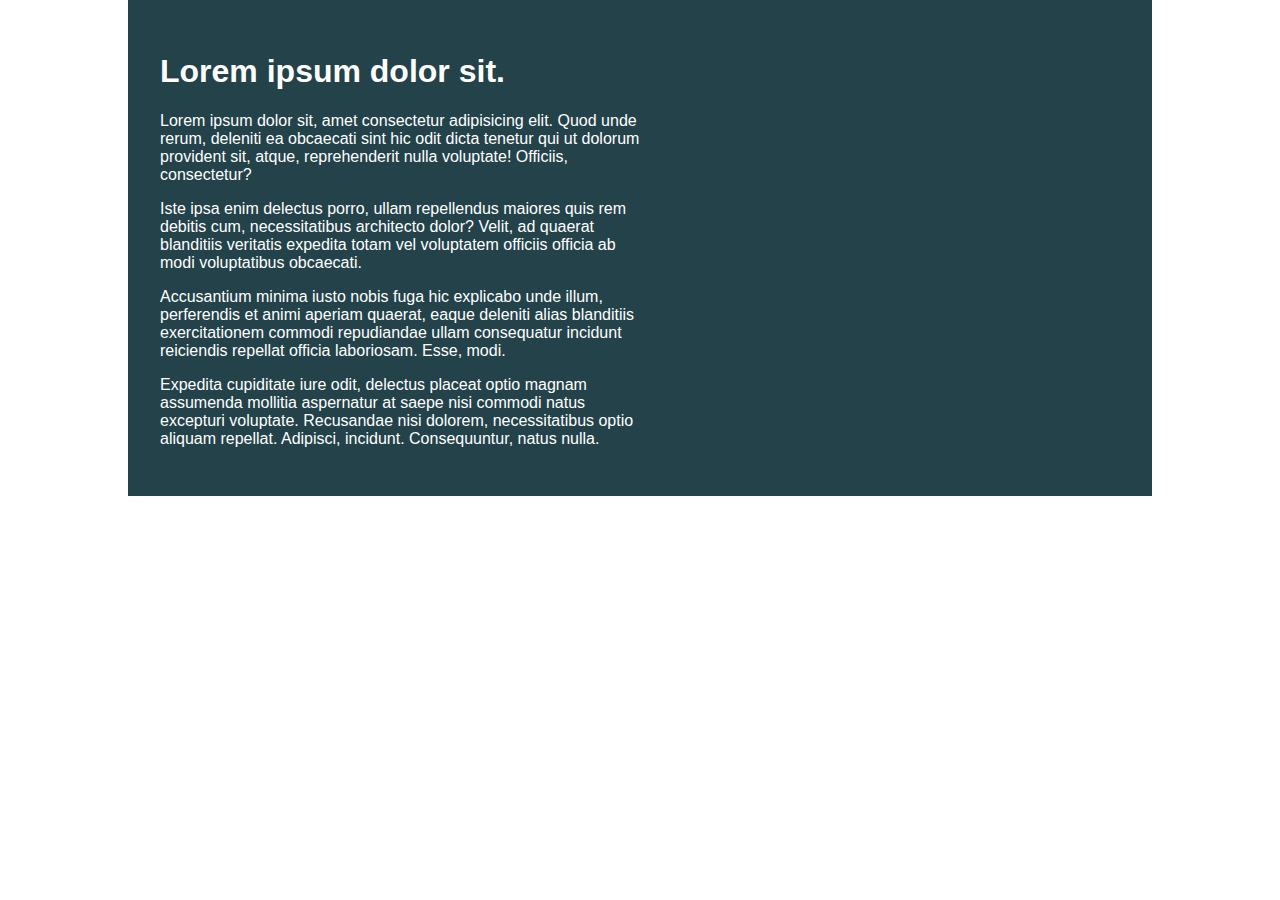
<file: challenge01/index.html>
<!DOCTYPE html>
<html lang="en">

<head>
    <meta charset="UTF-8">
    <meta name="viewport" content="width=device-width, initial-scale=1.0">
    <title>Day 01</title>

    <link rel="stylesheet" href="style.css">
</head>

<body>
    <div class="container">
        <div class="intro-content">
            <h1>Lorem ipsum dolor sit.</h1>
            <p>Lorem ipsum dolor sit, amet consectetur adipisicing elit. Quod unde rerum, deleniti ea obcaecati sint hic
                odit dicta tenetur qui ut dolorum provident sit, atque, reprehenderit nulla voluptate! Officiis,
                consectetur?</p>
            <p>Iste ipsa enim delectus porro, ullam repellendus maiores quis rem debitis cum, necessitatibus architecto
                dolor? Velit, ad quaerat blanditiis veritatis expedita totam vel voluptatem officiis officia ab modi
                voluptatibus obcaecati.</p>
            <p>Accusantium minima iusto nobis fuga hic explicabo unde illum, perferendis et animi aperiam quaerat, eaque
                deleniti alias blanditiis exercitationem commodi repudiandae ullam consequatur incidunt reiciendis
                repellat officia laboriosam. Esse, modi.</p>
            <p>Expedita cupiditate iure odit, delectus placeat optio magnam assumenda mollitia aspernatur at saepe nisi
                commodi natus excepturi voluptate. Recusandae nisi dolorem, necessitatibus optio aliquam repellat.
                Adipisci, incidunt. Consequuntur, natus nulla.</p>
        </div>
    </div>
</body>

</html>
</file>
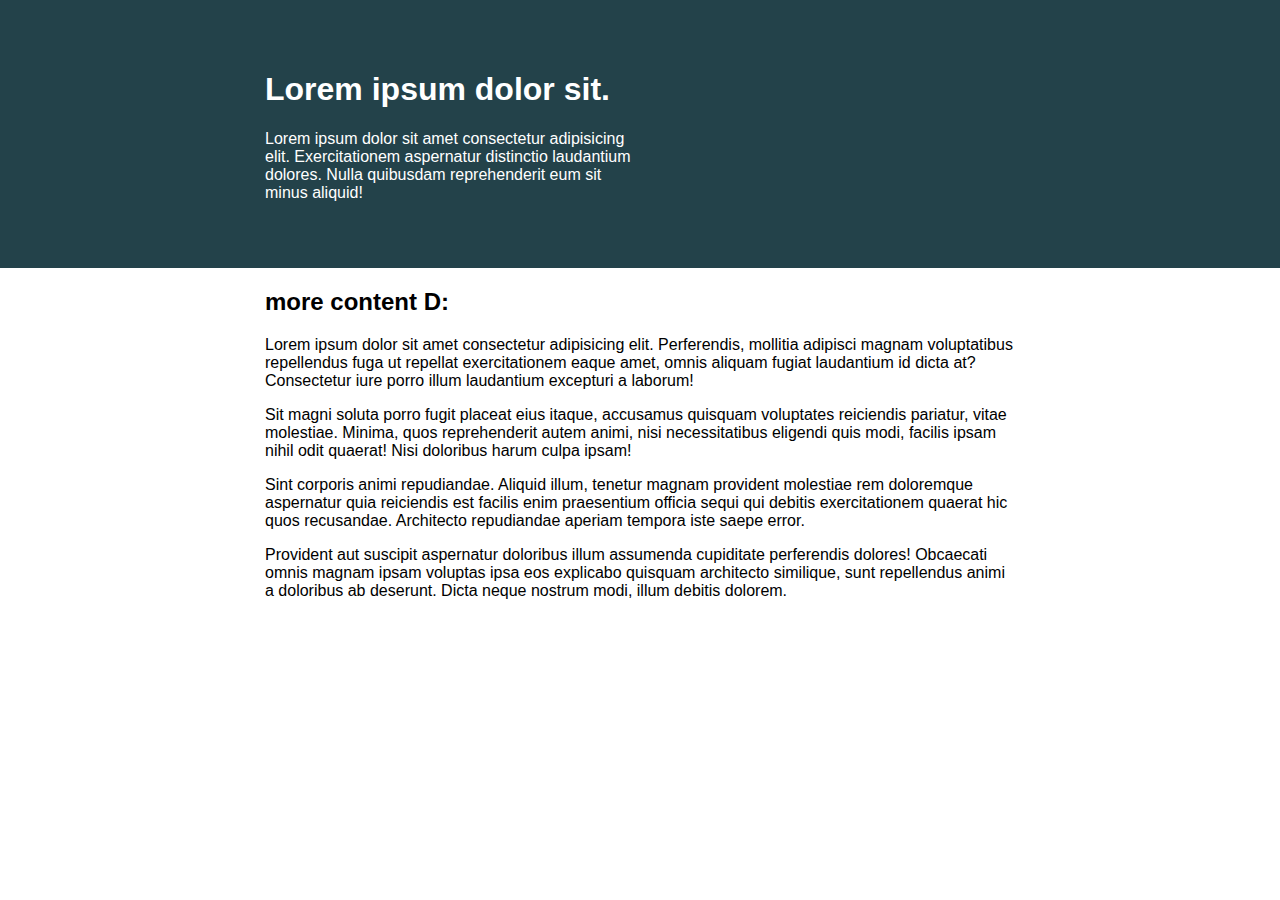
<file: challenge02/index.html>
<!DOCTYPE html>
<html lang="en">
<head> 
    <meta charset="UTF-8">
    <meta name="viewport" content="width=device-width, initial-scale=1.0">
    <title>Day 01</title>
 
    <link rel="stylesheet" href="style.css">
</head>
<body>

    <div class="intro">
        <div class="container">
            <div class="content">
                <div class="intro-content">
                    <h1>Lorem ipsum dolor sit.</h1>
                    <p>Lorem ipsum dolor sit amet consectetur adipisicing elit. Exercitationem aspernatur distinctio laudantium dolores. Nulla quibusdam reprehenderit eum sit minus aliquid!</p>
                </div>
            </div>
        </div>
    </div>

    <div class="container">
        <div class="content">
            <h2>more content D:</h2>
            <p>Lorem ipsum dolor sit amet consectetur adipisicing elit. Perferendis, mollitia adipisci magnam voluptatibus repellendus fuga ut repellat exercitationem eaque amet, omnis aliquam fugiat laudantium id dicta at? Consectetur iure porro illum laudantium excepturi a laborum!</p>
            <p>Sit magni soluta porro fugit placeat eius itaque, accusamus quisquam voluptates reiciendis pariatur, vitae molestiae. Minima, quos reprehenderit autem animi, nisi necessitatibus eligendi quis modi, facilis ipsam nihil odit quaerat! Nisi doloribus harum culpa ipsam!</p>
            <p>Sint corporis animi repudiandae. Aliquid illum, tenetur magnam provident molestiae rem doloremque aspernatur quia reiciendis est facilis enim praesentium officia sequi qui debitis exercitationem quaerat hic quos recusandae. Architecto repudiandae aperiam tempora iste saepe error.</p>
            <p>Provident aut suscipit aspernatur doloribus illum assumenda cupiditate perferendis dolores! Obcaecati omnis magnam ipsam voluptas ipsa eos explicabo quisquam architecto similique, sunt repellendus animi a doloribus ab deserunt. Dicta neque nostrum modi, illum debitis dolorem.</p>
         </div>
    </div>

</body>
</html>
</file>
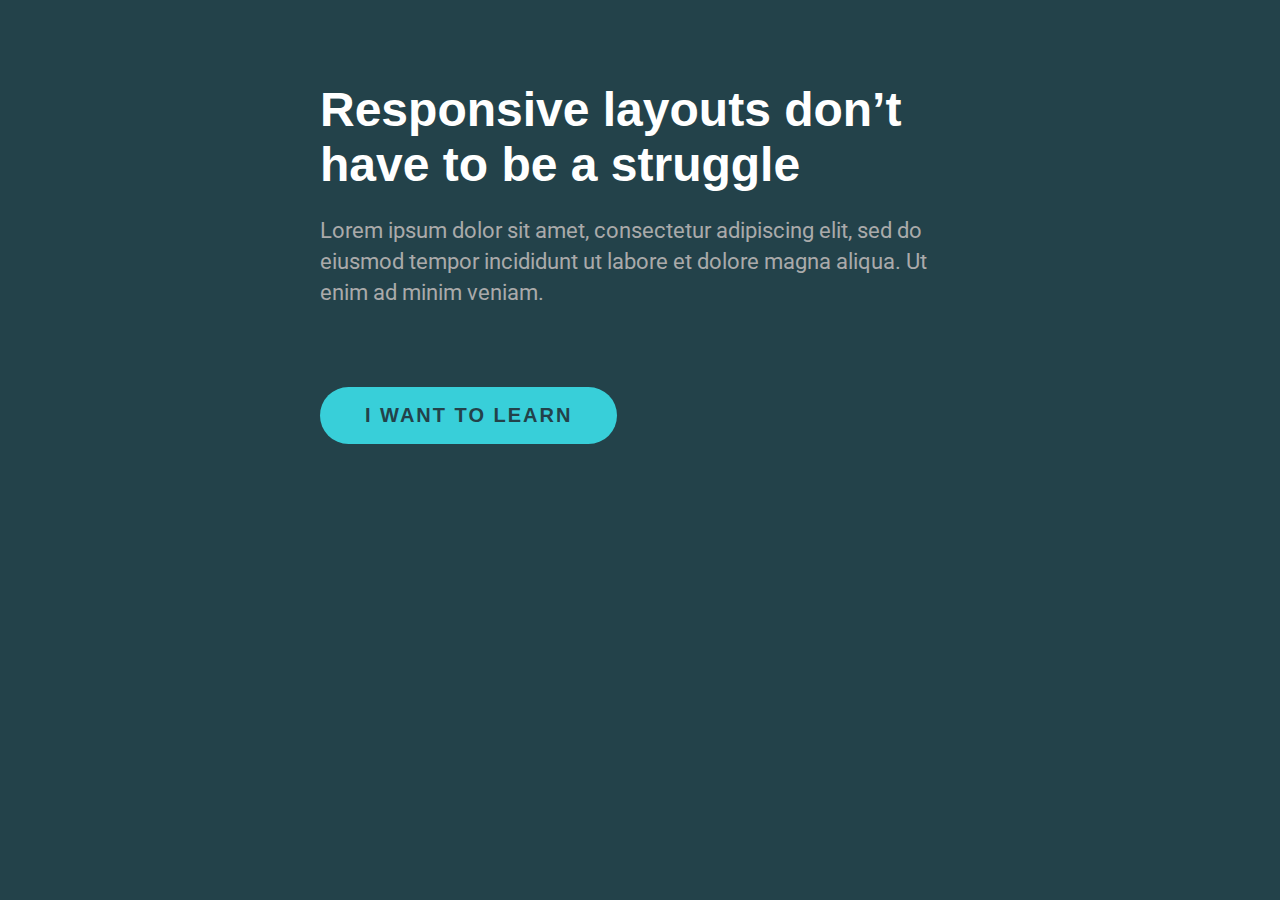
<file: challenge03/index.html>
<!DOCTYPE html>
<html lang="en">
<head> 
    <meta charset="UTF-8">
    <meta name="viewport" content="width=device-width, initial-scale=1.0">
    <title>Day 01</title>
 
    <link href="https://fonts.googleapis.com/css2?family=Roboto:wght@400;700;900&display=swap" rel="stylesheet">
    <link rel="stylesheet" href="style.css">
</head>
<body>
    <div class="container">
        <div class="content">
            <h1>Responsive layouts don’t have to be a struggle</h1>
            <p>Lorem ipsum dolor sit amet, consectetur adipiscing elit, sed do eiusmod tempor incididunt ut labore et dolore magna aliqua. Ut enim ad minim veniam.</p>
            <a href="#" class="btn">I want to learn</a>
        </div>
    </div>
</body>
</html>
</file>
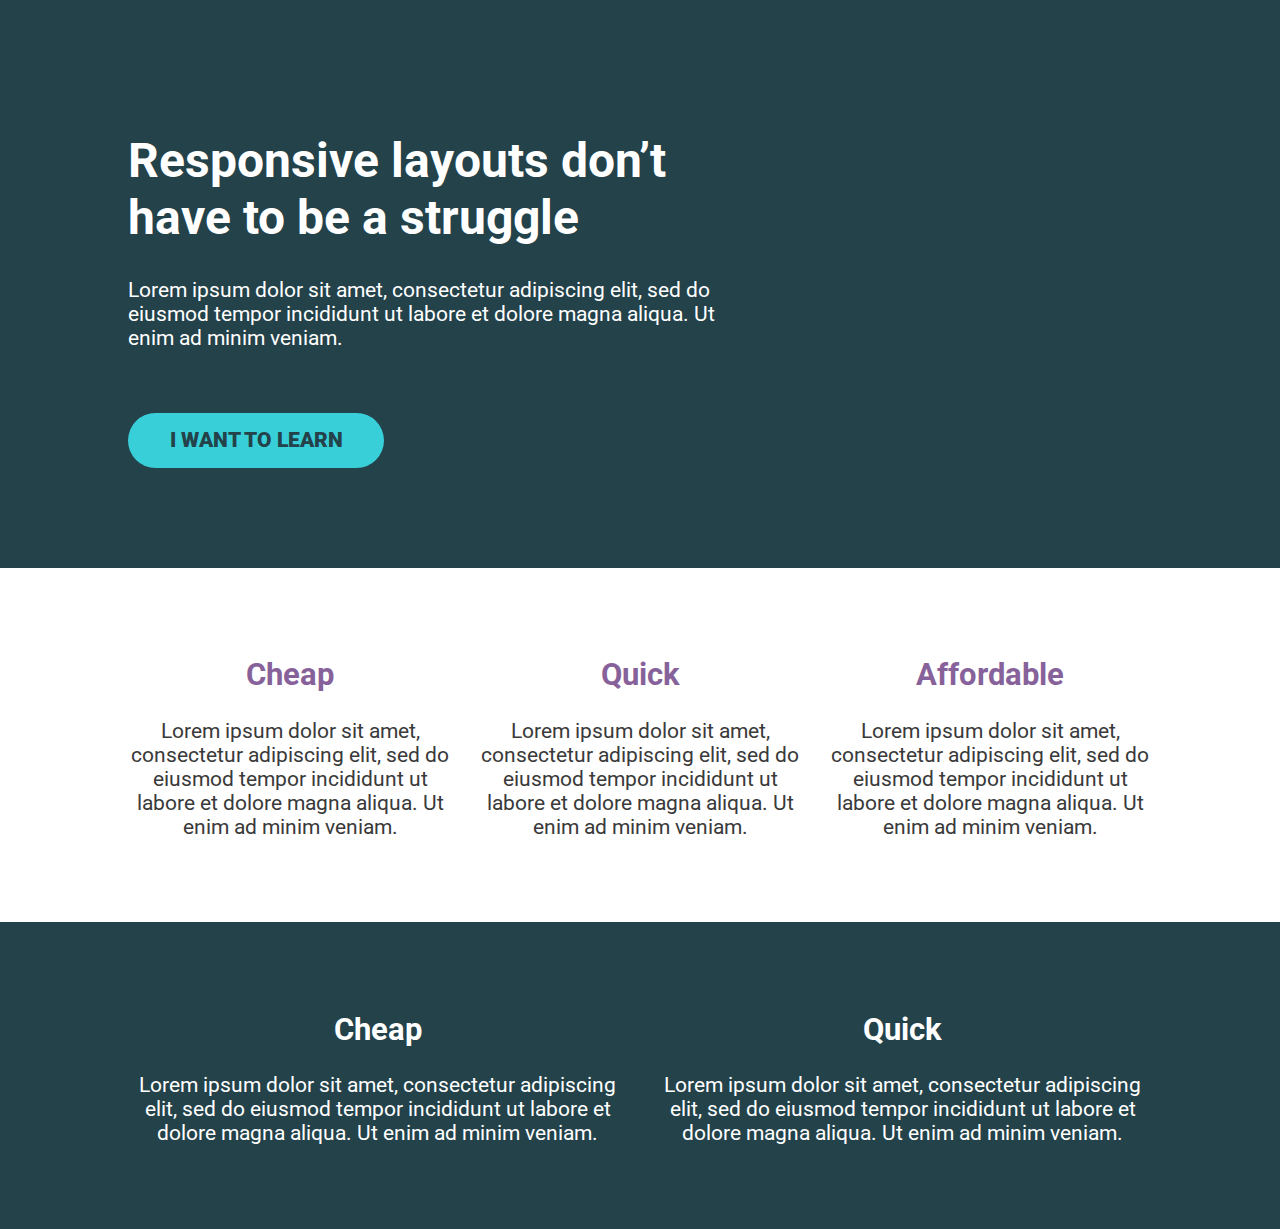
<file: challenge04/index.html>
<!DOCTYPE html>
<html lang="en">
<head>
    <meta charset="UTF-8">
    <meta name="viewport" content="width=device-width, initial-scale=1.0">
    <title>Challenge time!</title>
    <link href="https://fonts.googleapis.com/css2?family=Roboto:wght@400;900&display=swap" rel="stylesheet"> 
    <link rel="stylesheet" href="style.css">
</head>
<body>
    <div class="hero">
        <div class="container">
            <div class="hero__text">
                <h1>Responsive layouts don’t have to be a struggle</h1>
                <p>Lorem ipsum dolor sit amet, consectetur adipiscing elit, sed do eiusmod tempor incididunt ut labore et dolore magna aliqua. Ut enim ad minim veniam.</p>
                <a href="#" class="btn">I want to learn</a>
            </div>
        </div>
    </div>

    <div class="article">
        <div class="container">
            <div class="row">
                <div class="col">
                    <h2 class="article__headline">Cheap</h2>
                    <p>Lorem ipsum dolor sit amet, consectetur adipiscing elit, sed do eiusmod tempor incididunt ut labore et dolore magna aliqua. Ut enim ad minim veniam.</p>
                </div>
                <div class="col">
                    <h2 class="article__headline">Quick</h2>
                    <p>Lorem ipsum dolor sit amet, consectetur adipiscing elit, sed do eiusmod tempor incididunt ut labore et dolore magna aliqua. Ut enim ad minim veniam.</p>
                </div>
                <div class="col">
                    <h2 class="article__headline">Affordable</h2>
                    <p>Lorem ipsum dolor sit amet, consectetur adipiscing elit, sed do eiusmod tempor incididunt ut labore et dolore magna aliqua. Ut enim ad minim veniam.</p>
                </div>
            </div>
        </div>
    </div>

    <div class="article article--colorized">
        <div class="container">
            <div class="row">
                <div class="col">
                    <h2 class="article__headline">Cheap</h2>
                    <p>Lorem ipsum dolor sit amet, consectetur adipiscing elit, sed do eiusmod tempor incididunt ut labore et dolore magna aliqua. Ut enim ad minim veniam.</p>
                </div>
                <div class="col">
                    <h2 class="article__headline">Quick</h2>
                    <p>Lorem ipsum dolor sit amet, consectetur adipiscing elit, sed do eiusmod tempor incididunt ut labore et dolore magna aliqua. Ut enim ad minim veniam.</p>
                </div>
            </div>
        </div>
    </div>

</body>
</html>
</file>
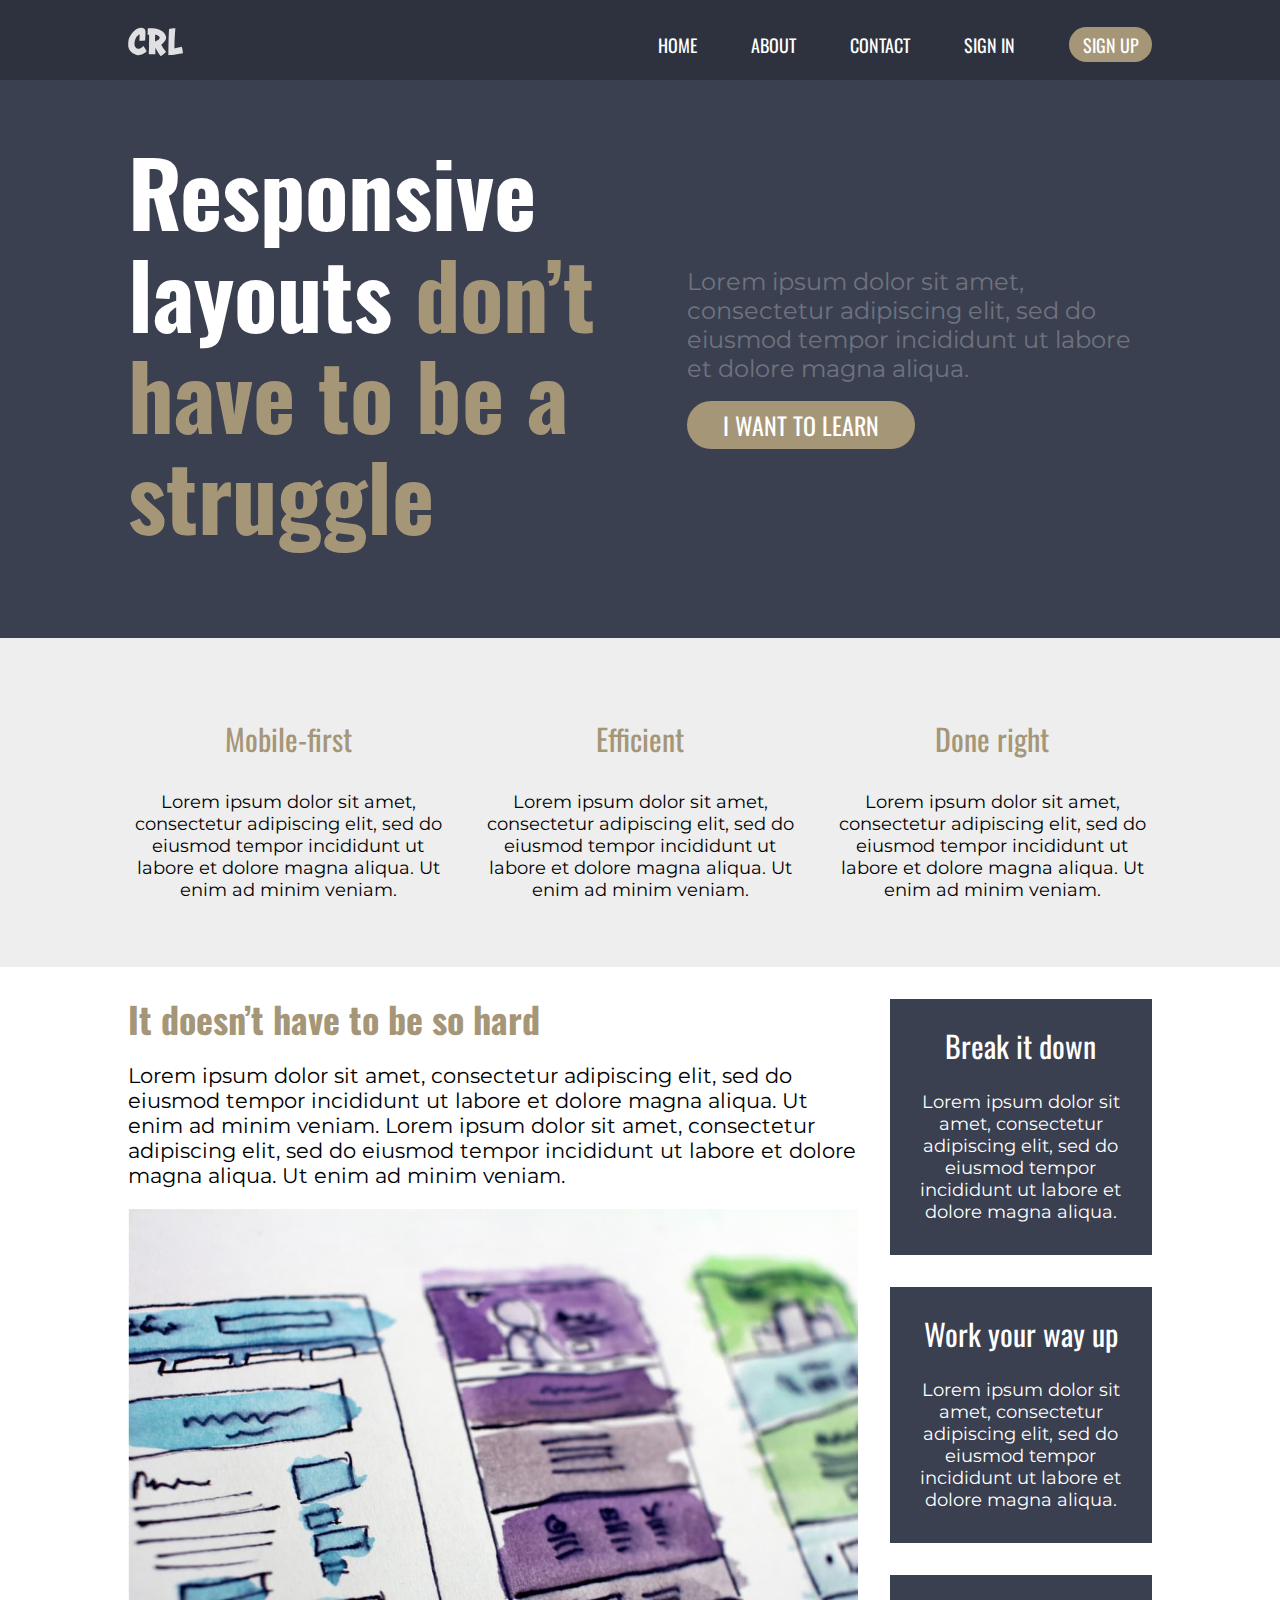
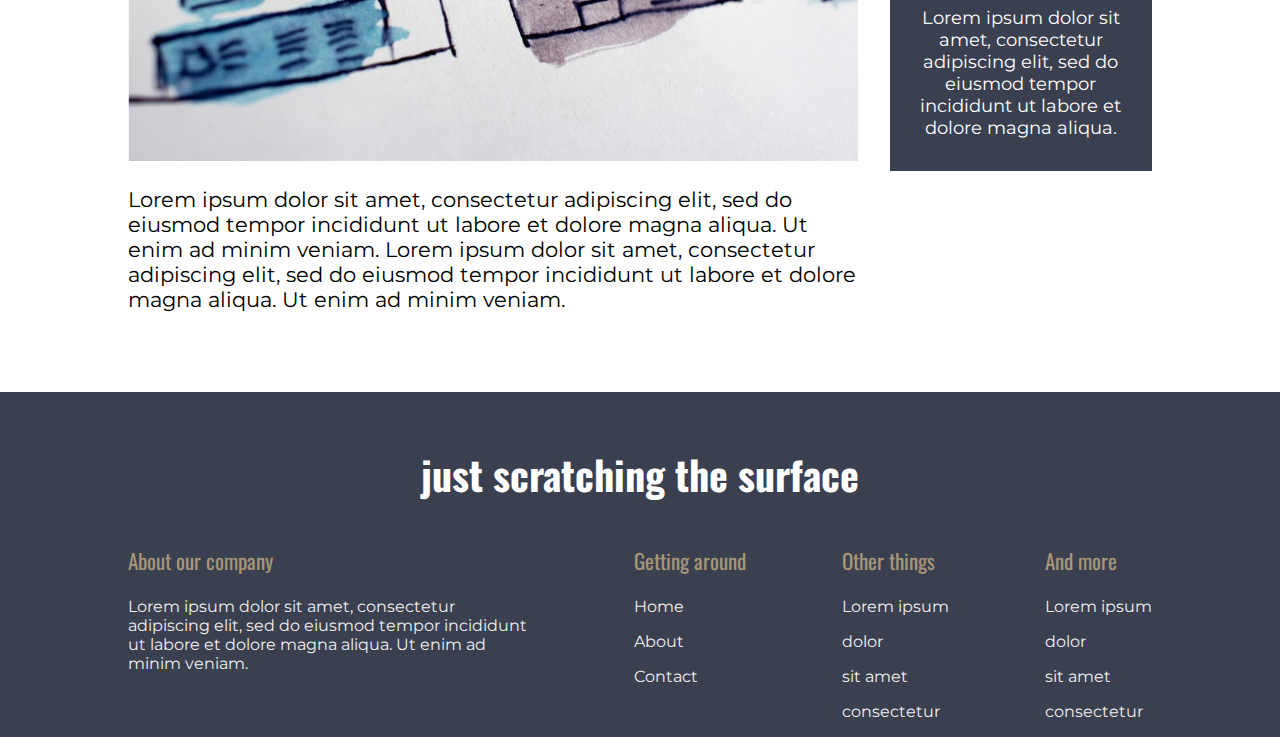
<file: final-challenge/index.html>
<!DOCTYPE html>
<html lang="en">
<head>
    <meta charset="UTF-8">
    <meta name="viewport" content="width=device-width, initial-scale=1.0">
    <title>Final challenge</title>
    <link href="https://fonts.googleapis.com/css2?family=Montserrat&family=Oswald:wght@700&display=swap" rel="stylesheet">
    <link rel="stylesheet" href="styles.css" />
</head>
<body>
    <div class="navbar">
        <div class="container">
            <div class="row row-centered">
                <button class="navbar__burger">
                    <span class="navbar__burger-item"></span>
                </button>
                <a href="#" class="navbar-link"><img src="img/logo.svg" alt="CRL logo" class="navbar-link-img"></a>
                <nav class="navbar__nav">
                    <ul class="navbar__nav-list">
                        <li class="navbar__nav-list-item"><a href="#" class="navbar__nav-list-item-link">Home</a></li>
                        <li class="navbar__nav-list-item"><a href="#" class="navbar__nav-list-item-link">About</a></li>
                        <li class="navbar__nav-list-item"><a href="#" class="navbar__nav-list-item-link">Contact</a></li>
                        <li class="navbar__nav-list-item"><a href="#" class="navbar__nav-list-item-link">Sign in</a></li>
                        <li class="navbar__nav-list-item"><a href="#" class="navbar__nav-list-item-link navbar__nav-list-item-link--buttonized">Sign Up</a></li>
                    </ul>
                </nav>
            </div>
        </div>
    </div>

    <header class="header">
        <div class="container">
            <div class="row row-centered">
                <h1 class="header__title">
                    Responsive layouts
                    <span class="header__title-highlight">don’t have to be a struggle</span>
                </h1>
                <div class="header__content">
                    <p class="header__content-text">
                        Lorem ipsum dolor sit amet, consectetur
                        adipiscing elit, sed do eiusmod tempor
                        incididunt ut labore et dolore magna aliqua. 
                    </p>
                    <a href="#" class="header__content-link">I want to learn</a>
                </div>
            </div>
        </div>
    </header>

    <section class="principles">
        <div class="container">
            <div class="row">
                <article class="principles__principle">
                    <p class="principles__principle-headline">Mobile-first</p>
                    <p class="principles__principle-text">
                        Lorem ipsum dolor sit amet,
                        consectetur adipiscing elit, sed do
                        eiusmod tempor incididunt ut
                        labore et dolore magna aliqua. Ut
                        enim ad minim veniam.
                    </p>
                </article>
                <article class="principles__principle">
                    <p class="principles__principle-headline">Efficient</p>
                    <p class="principles__principle-text">
                        Lorem ipsum dolor sit amet,
                        consectetur adipiscing elit, sed do
                        eiusmod tempor incididunt ut
                        labore et dolore magna aliqua. Ut
                        enim ad minim veniam.
                    </p>
                </article>
                <article class="principles__principle">
                    <p class="principles__principle-headline">Done right</p>
                    <p class="principles__principle-text">
                        Lorem ipsum dolor sit amet,
                        consectetur adipiscing elit, sed do
                        eiusmod tempor incididunt ut
                        labore et dolore magna aliqua. Ut
                        enim ad minim veniam.
                    </p>
                </article>
            </div>
        </div>
    </section>

    <main class="main">
        <div class="container">
            <div class="row">
                <section class="main__content">
                    <h1 class="main__content-headline">It doesn’t have to be so hard</h1>
                    <p class="main__content-text">
                        Lorem ipsum dolor sit amet, consectetur adipiscing elit, sed do
                        eiusmod tempor incididunt ut labore et dolore magna aliqua. Ut
                        enim ad minim veniam. Lorem ipsum dolor sit amet, consectetur
                        adipiscing elit, sed do eiusmod tempor incididunt ut labore et
                        dolore magna aliqua. Ut enim ad minim veniam.
                    </p>
                    <img src="img/the-image.jpg" alt="website structure schematics" class="main__content-img">
                    <p class="main__content-text">
                        Lorem ipsum dolor sit amet, consectetur adipiscing elit, sed do
                        eiusmod tempor incididunt ut labore et dolore magna aliqua. Ut
                        enim ad minim veniam. Lorem ipsum dolor sit amet, consectetur
                        adipiscing elit, sed do eiusmod tempor incididunt ut labore et
                        dolore magna aliqua. Ut enim ad minim veniam.
                    </p>
                </section>
                <aside class="main__sidebar">
                    <article class="main__sidebar-element">
                        <p class="main__sidebar-element-headline">Break it down</p>
                        <p class="main__sidebar-element-text">
                            Lorem ipsum dolor sit amet,
                            consectetur adipiscing elit, sed do
                            eiusmod tempor incididunt ut
                            labore et dolore magna aliqua.
                        </p>
                    </article>
                    <article class="main__sidebar-element">
                        <p class="main__sidebar-element-headline">Work your way up</p>
                        <p class="main__sidebar-element-text">
                            Lorem ipsum dolor sit amet,
                            consectetur adipiscing elit, sed do
                            eiusmod tempor incididunt ut
                            labore et dolore magna aliqua.
                        </p>
                    </article>
                    <article class="main__sidebar-element">
                        <p class="main__sidebar-element-text">
                            Lorem ipsum dolor sit amet,
                            consectetur adipiscing elit, sed do
                            eiusmod tempor incididunt ut
                            labore et dolore magna aliqua.
                        </p>
                    </article>
                </aside>
            </div>
        </div>
    </main>
    
    <footer class="footer">
        <h1 class="footer_headline">just scratching the surface</h1>
        <div class="container">
            <div class="row">
                <div class="footer_element footer_element-wide">
                    <p class="footer_element-headline">About our company</p>
                    <p class="footer_element-text">
                        Lorem ipsum dolor sit amet, consectetur adipiscing
                        elit, sed do eiusmod tempor incididunt ut labore et
                        dolore magna aliqua. Ut enim ad minim veniam.
                    </p>
                </div>
                <div class="footer_element">
                    <p class="footer_element-headline">Getting around</p>
                    <ul class="footer_element-list">
                        <li class="footer_element-list-element">Home</li>
                        <li class="footer_element-list-element">About</li>
                        <li class="footer_element-list-element">Contact</li>
                    </ul>
                </div>
                <div class="footer_element">
                    <p class="footer_element-headline">Other things</p>
                    <ul class="footer_element-list">
                        <li class="footer_element-list-element">Lorem ipsum</li>
                        <li class="footer_element-list-element">dolor</li>
                        <li class="footer_element-list-element">sit amet</li>
                        <li class="footer_element-list-element">consectetur</li>
                    </ul>
                </div>
                <div class="footer_element">
                    <p class="footer_element-headline">And more</p>
                    <ul class="footer_element-list">
                        <li class="footer_element-list-element">Lorem ipsum</li>
                        <li class="footer_element-list-element">dolor</li>
                        <li class="footer_element-list-element">sit amet</li>
                        <li class="footer_element-list-element">consectetur</li>
                    </ul>
                </div>
            </div>
        </div>
    </footer>

    <script src="nav.js"></script>
</body>
</html>
</file>
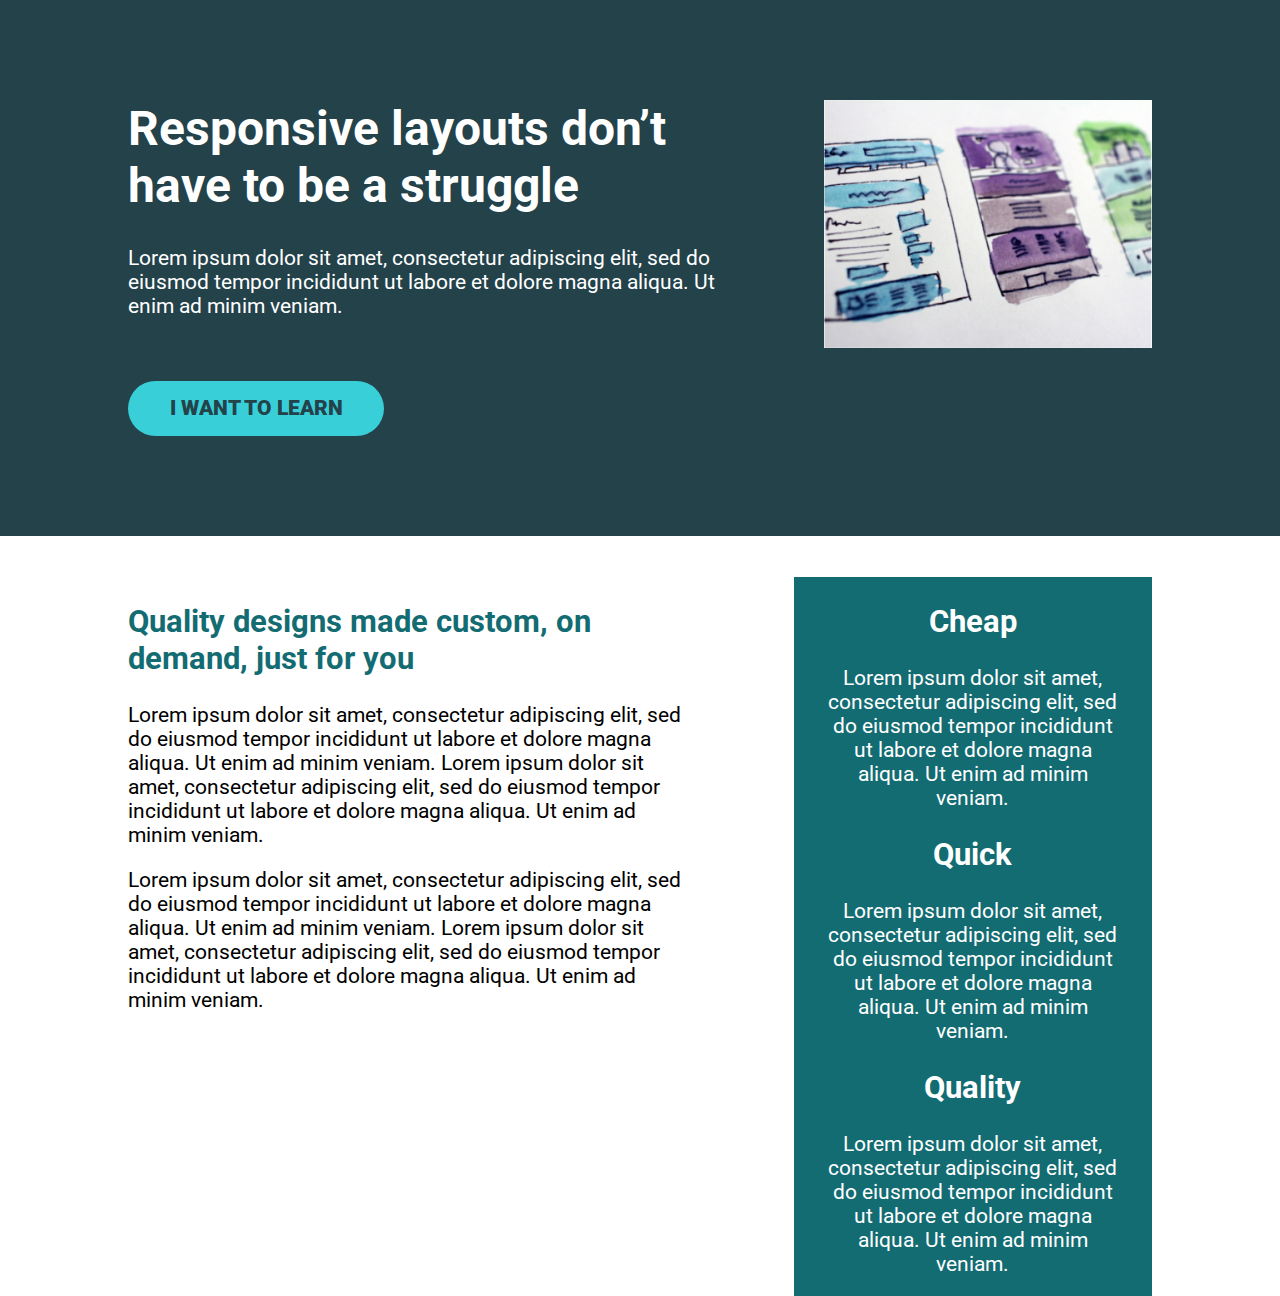
<file: flex-challenge02/index.html>
<!DOCTYPE html>
<html lang="en">
<head>
    <meta charset="UTF-8">
    <meta name="viewport" content="width=device-width, initial-scale=1.0">
    <title>Conquering Rsponsive Layouts</title>
    <link href="https://fonts.googleapis.com/css2?family=Roboto:wght@400;900&display=swap" rel="stylesheet"> 
    <link rel="stylesheet" href="style.css">
</head>
<body>
    <div class="hero">
        <div class="container row">
            <div class="hero__text">
                <h1>Responsive layouts don’t have to be a struggle</h1>
                <p>Lorem ipsum dolor sit amet, consectetur adipiscing elit, sed do eiusmod tempor incididunt ut labore et dolore magna aliqua. Ut enim ad minim veniam.</p>
                <a href="#" class="btn">I want to learn</a>
            </div>
            <div class="hero__img">
                <img src="img/hero-img.jpg" alt="something something">
            </div>
        </div>
    </div> 

    <div class="two-col">
        <div class="container row">
            <div class="two-col__left">
                <h2 class="two-col__left__headline">Quality designs made custom, on demand, just for you</h2>
                <p>
                    Lorem ipsum dolor sit amet, consectetur adipiscing elit, sed do eiusmod tempor incididunt ut labore et dolore magna aliqua. Ut enim ad minim veniam. Lorem ipsum dolor sit amet, consectetur adipiscing elit, sed do eiusmod tempor incididunt ut labore et dolore magna aliqua. Ut enim ad minim veniam.
                </p>
                <p>
                    Lorem ipsum dolor sit amet, consectetur adipiscing elit, sed do eiusmod tempor incididunt ut labore et dolore magna aliqua. Ut enim ad minim veniam. Lorem ipsum dolor sit amet, consectetur adipiscing elit, sed do eiusmod tempor incididunt ut labore et dolore magna aliqua. Ut enim ad minim veniam.
                </p>                
            </div>
            <div class="two-col__right">
                <div class="two-col__right__element">
                    <h2>Cheap</h2>
                    <p>Lorem ipsum dolor sit amet, consectetur adipiscing elit, sed do eiusmod tempor incididunt ut labore et dolore magna aliqua. Ut enim ad minim veniam.</p>
                </div>
                <div class="two-col__right__element">
                    <h2>Quick</h2>
                    <p>Lorem ipsum dolor sit amet, consectetur adipiscing elit, sed do eiusmod tempor incididunt ut labore et dolore magna aliqua. Ut enim ad minim veniam.</p>
                </div>
                <div class="two-col__right__element">
                    <h2>Quality</h2>
                    <p>Lorem ipsum dolor sit amet, consectetur adipiscing elit, sed do eiusmod tempor incididunt ut labore et dolore magna aliqua. Ut enim ad minim veniam.</p>
                </div>
            </div>
        </div>
    </div>    

</body>
</html>
</file>
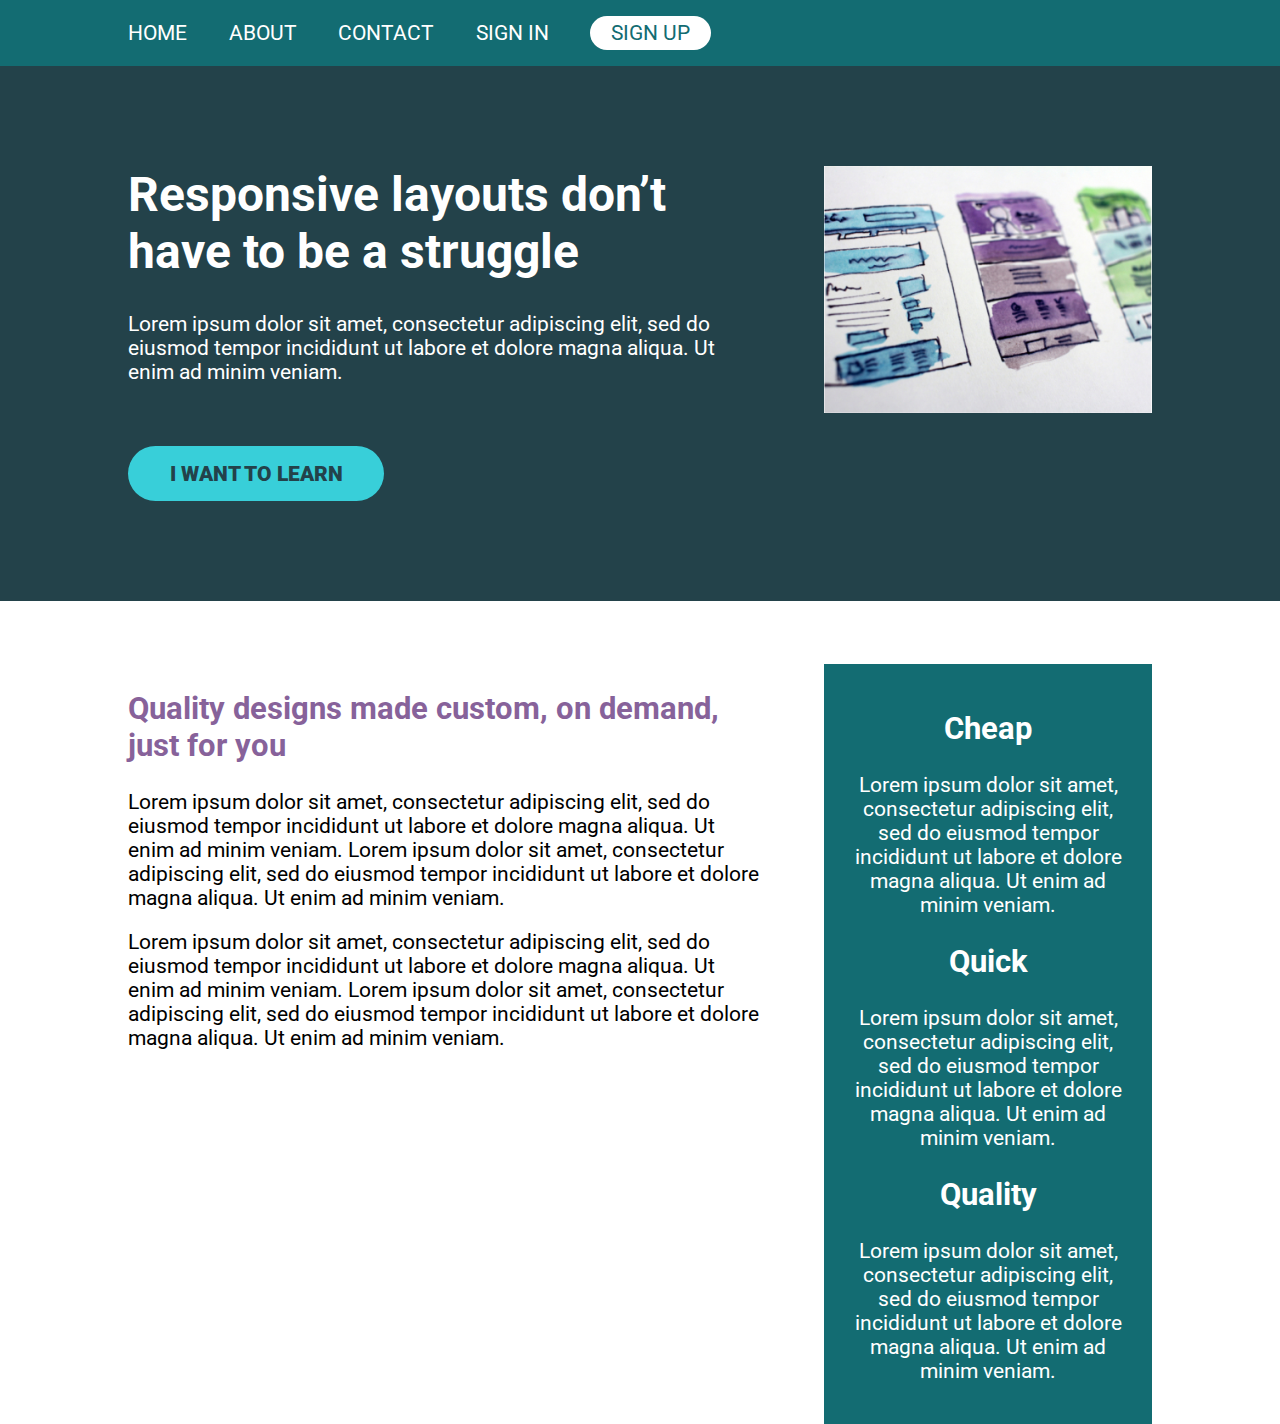
<file: flex-challenge03/index.html>
<!DOCTYPE html>
<html lang="en">
<head>
    <meta charset="UTF-8">
    <meta name="viewport" content="width=device-width, initial-scale=1.0">
    <title>Conquering Responsive Layouts</title>
    <link href="https://fonts.googleapis.com/css2?family=Roboto:wght@400;900&display=swap" rel="stylesheet"> 
    <link rel="stylesheet" href="style.css">
</head>
<body>
    <header>
        <div class="container">
            <nav class="nav">
                <ul class="nav__list">
                    <li class="nav__item"><a href="#" class="nav__link">Home</a></li>
                    <li class="nav__item"><a href="#" class="nav__link">About</a></li>
                    <li class="nav__item"><a href="#" class="nav__link">Contact</a></li>
                    <li class="nav__item"><a href="#" class="nav__link">Sign In</a></li>
                    <li class="nav__item"><a href="#" class="nav__link nav__link--button">Sign up</a></li>
                </ul>
            </nav>
        </div>
    </header>

    <section class="hero">
        <div class="container row">
            <div class="hero__text">
                <h1>Responsive layouts don’t have to be a struggle</h1>
                <p>Lorem ipsum dolor sit amet, consectetur adipiscing elit, sed do eiusmod tempor incididunt ut labore et dolore magna aliqua. Ut enim ad minim veniam.</p>
                <a href="#" class="btn">I want to learn</a>
            </div>
            <img src="img/hero-img.jpg" alt="UX design sketches" class="hero__img">
        </div>
    </section> 

    <main class="main container row">
            <section class="primary-content">
                <h2 class="section-title">Quality designs made custom, on demand, just for you</h2>
                <p>Lorem ipsum dolor sit amet, consectetur adipiscing elit, sed do eiusmod tempor incididunt ut labore et dolore magna aliqua. Ut enim ad minim veniam. Lorem ipsum dolor sit amet, consectetur adipiscing elit, sed do eiusmod tempor incididunt ut labore et dolore magna aliqua. Ut enim ad minim veniam.</p>
                <p>Lorem ipsum dolor sit amet, consectetur adipiscing elit, sed do eiusmod tempor incididunt ut labore et dolore magna aliqua. Ut enim ad minim veniam. Lorem ipsum dolor sit amet, consectetur adipiscing elit, sed do eiusmod tempor incididunt ut labore et dolore magna aliqua. Ut enim ad minim veniam.</p>
            </section>
            <aside class="sidebar">
                <h2 class="sidebar-title">Cheap</h2>
                <p>Lorem ipsum dolor sit amet, consectetur adipiscing elit, sed do eiusmod tempor incididunt ut labore et dolore magna aliqua. Ut enim ad minim veniam.</p>

                <h2 class="sidebar-title">Quick</h2>
                <p>Lorem ipsum dolor sit amet, consectetur adipiscing elit, sed do eiusmod tempor incididunt ut labore et dolore magna aliqua. Ut enim ad minim veniam.</p>

                <h2 class="sidebar-title">Quality</h2>
                <p>Lorem ipsum dolor sit amet, consectetur adipiscing elit, sed do eiusmod tempor incididunt ut labore et dolore magna aliqua. Ut enim ad minim veniam.</p>
            </aside>
    </main>

    

</body>
</html>
</file>
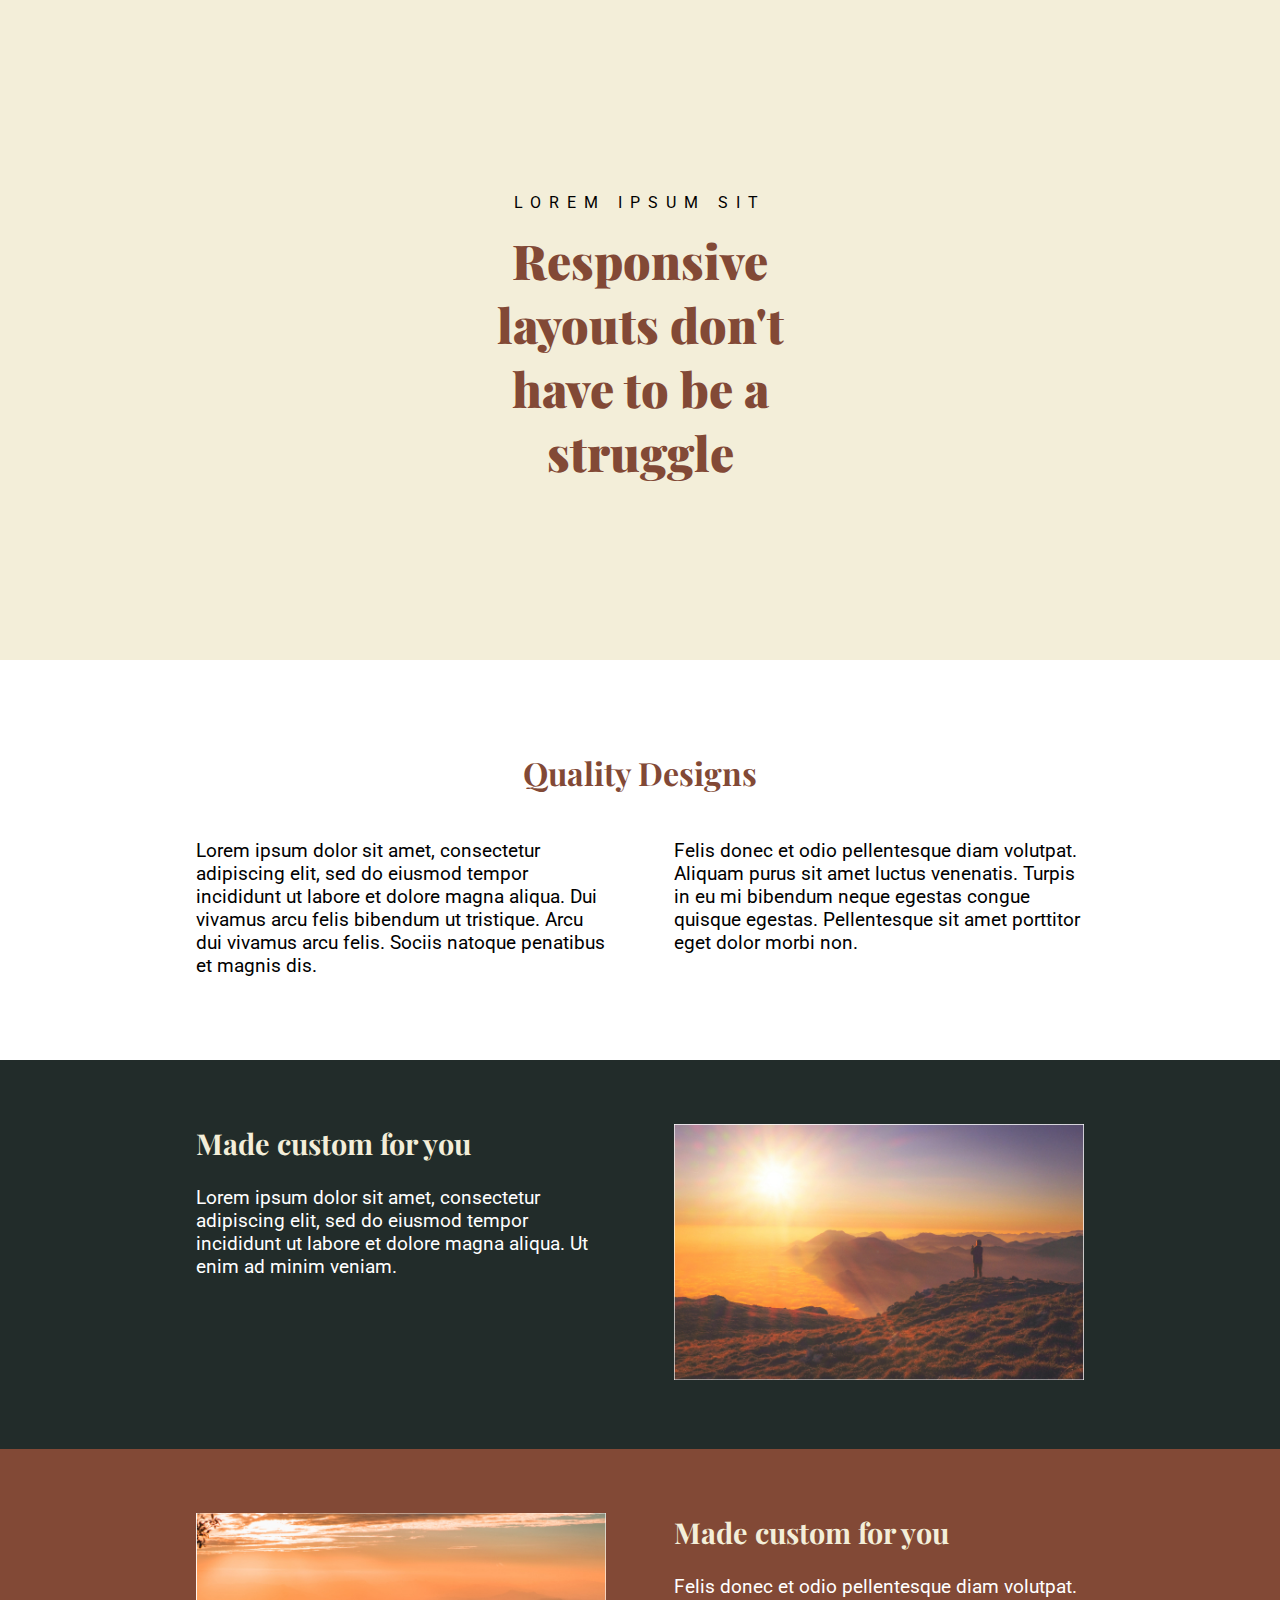
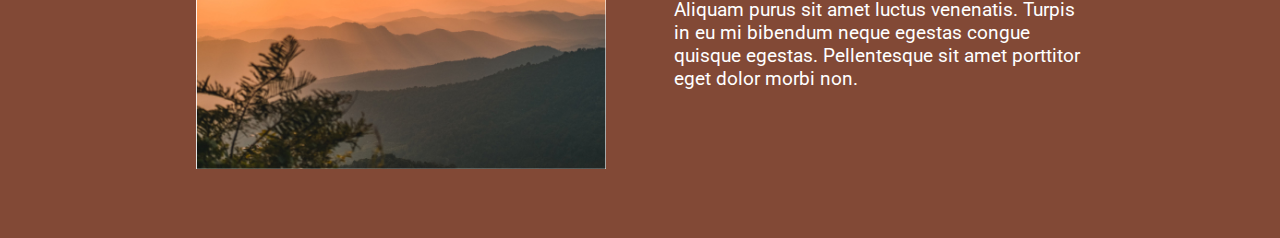
<file: flex-challenge04/index.html>
<!DOCTYPE html>
<html lang="en">
<head>
    <meta charset="UTF-8">
    <meta name="viewport" content="width=device-width, initial-scale=1.0">
    <title>Conquering Responsive Layouts</title>
    <link href="https://fonts.googleapis.com/css2?family=Playfair+Display:wght@900&family=Roboto:wght@100;400&display=swap" rel="stylesheet">
    <link rel="stylesheet" href="style.css">
</head>
<body>
    <div class="hero">
        <div class="container container--sm">
            <div class="row row--cols">
                <p class="hero__intro">
                    Lorem ipsum sit
                </p>
                <h1 class="hero__headline">
                    Responsive layouts don't have to be a struggle
                </h1>
            </div>
        </div>
    </div>

    <div class="container">
        <div class="row">
            <div class="article article--light">
                <h2 class="article__headline">
                    Quality Designs
                </h2>
                <div class="two-col">
                    <div class="two-col__left">
                        <p class="two-col__text">
                            Lorem ipsum dolor sit amet, consectetur adipiscing elit,
                            sed do eiusmod tempor incididunt ut labore et dolore
                            magna aliqua. Dui vivamus arcu felis bibendum ut
                            tristique. Arcu dui vivamus arcu felis. Sociis natoque
                            penatibus et magnis dis. 
                        </p>
                    </div>
                    <div class="two-col__right">
                        <p class="two-col__text">
                            Felis donec et odio pellentesque diam volutpat. Aliquam
                            purus sit amet luctus venenatis. Turpis in eu mi
                            bibendum neque egestas congue quisque egestas.
                            Pellentesque sit amet porttitor eget dolor morbi non.
                        </p>
                    </div>
                </div>
            </div>
        </div>
    </div>

    <div class="article article--dark">
        <div class="row">
            <div class="container">
                <div class="two-col">
                    <div class="two-col__left">
                        <h2 class="two-col__headline">
                            Made custom for you
                        </h2>
                        <p class="two-col__text">
                            Lorem ipsum dolor sit amet, consectetur adipiscing elit,
                            sed do eiusmod tempor incididunt ut labore et dolore
                            magna aliqua. Ut enim ad minim veniam.
                        </p>
                    </div>
                    <div class="two-col__right">
                        <img src="image-01.jpg" alt="" class="two-col__img">
                    </div>
                </div>
            </div>
        </div>
    </div>

    <div class="article article--sombre">
        <div class="container">
            <div class="row">
                <div class="two-col">
                    <div class="two-col__left">
                        <img src="image-02.jpg" alt="" class="two-col__img">
                    </div>
                    <div class="two-col__right">
                        <h2 class="two-col__headline">
                            Made custom for you
                        </h2>
                        <p class="two-col__text">
                            Felis donec et odio pellentesque diam volutpat. Aliquam
                            purus sit amet luctus venenatis. Turpis in eu mi
                            bibendum neque egestas congue quisque egestas.
                            Pellentesque sit amet porttitor eget dolor morbi non.
                        </p>
                    </div>
                </div>
            </div>
        </div>
    </div>
</body>
</html>
</file>
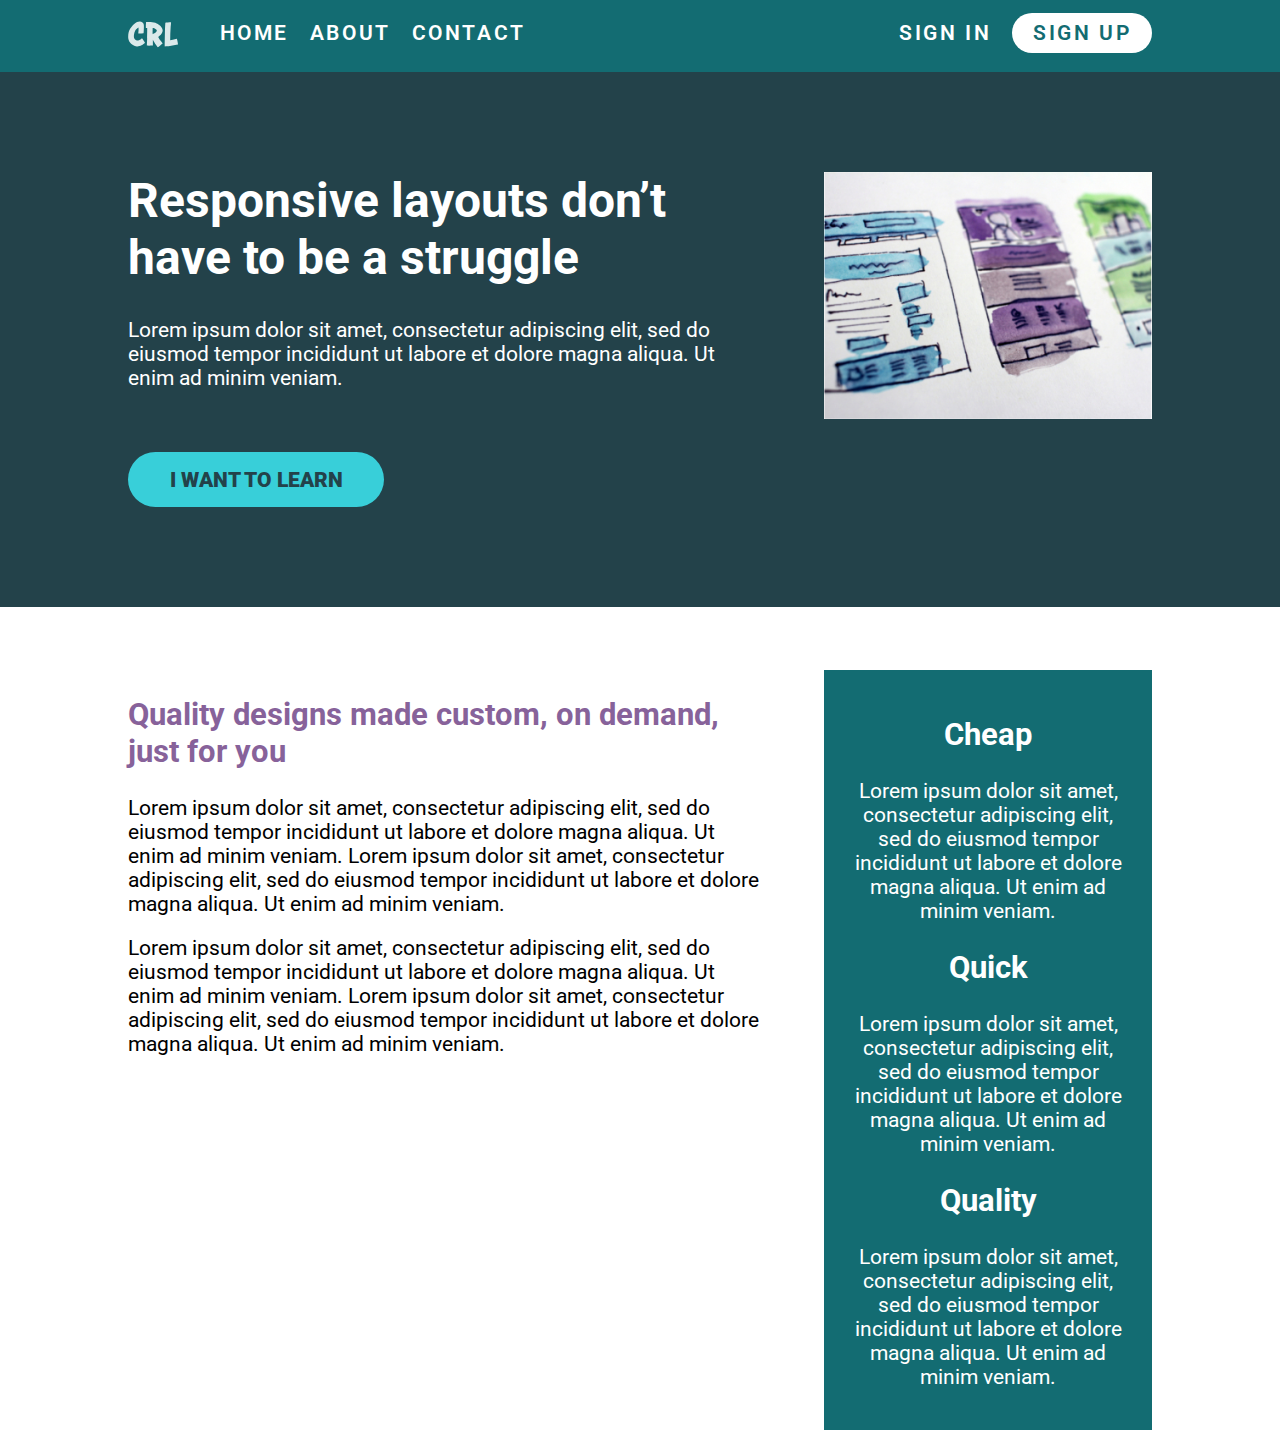
<file: nav-challenge01/index.html>
<!DOCTYPE html>
<html lang="en">
<head>
    <meta charset="UTF-8">
    <meta name="viewport" content="width=device-width, initial-scale=1.0">
    <title>Conquering Responsive Layouts</title>
    <link href="https://fonts.googleapis.com/css2?family=Roboto:wght@400;900&display=swap" rel="stylesheet"> 
    <link rel="stylesheet" href="style.css">
</head>
<body>
    <header> 
        <div class="container row">
            <button class="nav-toggle" aria-label="open navigation">
                <span class="hamburger"></span>
            </button>
            <a class="logo" href="#">
                <img src="img/logo.svg" alt="conquering responsive layouts">
            </a>
            <nav class="nav">
                <ul class="nav__list nav__list--primary">
                    <li class="nav__item"><a href="#" class="nav__link">Home</a></li>
                    <li class="nav__item"><a href="#" class="nav__link">About</a></li>
                    <li class="nav__item"><a href="#" class="nav__link">Contact</a></li>
                </ul>
                <ul class="nav__list nav__list--secondary">
                    <li class="nav__item"><a href="#" class="nav__link">Sign In</a></li>
                    <li class="nav__item"><a href="#" class="nav__link nav__link--button">Sign up</a></li>
                </ul>
            </nav>
        </div>
    </header>
    
    <section class="hero">
        <div class="container row">
            <div class="hero__text">
                <h1>Responsive layouts don’t have to be a struggle</h1>
                <p>Lorem ipsum dolor sit amet, consectetur adipiscing elit, sed do eiusmod tempor incididunt ut labore et dolore magna aliqua. Ut enim ad minim veniam.</p>
                <a href="#" class="btn">I want to learn</a>
            </div>
            <img src="img/hero-img.jpg" alt="UX design sketches" class="hero__img">
        </div>
    </section> 

    <main class="main container row">
            <section class="primary-content">
                <h2 class="section-title">Quality designs made custom, on demand, just for you</h2>
                <p>Lorem ipsum dolor sit amet, consectetur adipiscing elit, sed do eiusmod tempor incididunt ut labore et dolore magna aliqua. Ut enim ad minim veniam. Lorem ipsum dolor sit amet, consectetur adipiscing elit, sed do eiusmod tempor incididunt ut labore et dolore magna aliqua. Ut enim ad minim veniam.</p>
                <p>Lorem ipsum dolor sit amet, consectetur adipiscing elit, sed do eiusmod tempor incididunt ut labore et dolore magna aliqua. Ut enim ad minim veniam. Lorem ipsum dolor sit amet, consectetur adipiscing elit, sed do eiusmod tempor incididunt ut labore et dolore magna aliqua. Ut enim ad minim veniam.</p>
            </section>
            <aside class="sidebar">
                <h2 class="sidebar-title">Cheap</h2>
                <p>Lorem ipsum dolor sit amet, consectetur adipiscing elit, sed do eiusmod tempor incididunt ut labore et dolore magna aliqua. Ut enim ad minim veniam.</p>

                <h2 class="sidebar-title">Quick</h2>
                <p>Lorem ipsum dolor sit amet, consectetur adipiscing elit, sed do eiusmod tempor incididunt ut labore et dolore magna aliqua. Ut enim ad minim veniam.</p>

                <h2 class="sidebar-title">Quality</h2>
                <p>Lorem ipsum dolor sit amet, consectetur adipiscing elit, sed do eiusmod tempor incididunt ut labore et dolore magna aliqua. Ut enim ad minim veniam.</p>
            </aside>
    </main>

    <script src="main.js"></script>

</body>
</html>
</file>
<file: challenge01/style.css>
/* INSTRUCTIONS
 *
 * 1) Limit the total width of
 *    the .intro-conent to about half
 *    of it's parent
 *
 * 2) Stop the text from overflowing
 *    out the bottom at small screen
 *    widths
 *
 * You may modify the HTML if needed
 *
 */

* {
  box-sizing: border-box;
}

body {
  margin: 0;
  font-family: sans-serif;
}

.container {
  background: #23424a;
  color: white;

  width: 80%;
  margin: 0 auto;

  padding: 2em;
}

.intro-content {
  width: 50%;
}
</file>
<file: challenge02/style.css>
/* INSTRUCTIONS
 *
 * 1) Keep the text inside .intro-content
 *    in the same place, but have the background
 *    extend from one side of the viewport
 *    to the other, no matter how wide or narrow
 *    the browser is.
 *
 * 2) Limit the maximum width of the text in the
 *    bottom area.
 *
 * You may modify the HTML if needed
 * (you probably should for this challenge)
 *
 */

* {
  box-sizing: border-box;
}

body {
  margin: 0;
  font-family: sans-serif;
}

.container {
  width: 80%;
  max-width: 750px;
  margin: 0 auto;
}

.intro {
  background: #23424a;
  color: white;
  padding: 50px 0;
}

.intro-content {
  width: 50%;
}
</file>
<file: challenge03/style.css>
:root {
    --color-dark: #23424a;
}

* {
    box-sizing: border-box;
}

body {
    font-family: 'Roboto', sans-serif;
    background-color: var(--color-dark);
    margin: 0;
}

.container {
    padding: 50px 0;
}

.content {
    width: 50%;
    max-width: 750px;
    margin: 0 auto;
}

.content h1 {
    font-family: 'Roboto Black', sans-serif;
    font-size: 3rem;
    color: #fff;
    margin-bottom: 0;
}

.content p {
    font-size: 1.4rem;
    line-height: 1.4em;
    color: #aaa;
    margin-bottom: 3.5em;
}

.btn {
    font-family: 'Roboto Bold', sans-serif;
    font-size: 1.25rem;
    font-weight: 700;
    text-transform: uppercase;
    text-decoration: none;
    letter-spacing: .125rem;
    color: var(--color-dark);
    background-color: #38cfd9;
    border-radius: 6rem;
    padding: .85em 2.25em;
    cursor: pointer;
    transition: all .3s ease-in-out;
    display: inline-block;
    text-align: center;
}

.btn:hover {
    box-shadow: 2px 4px 11px 0 rgba(0,0,0,.4)
}
</file>
<file: challenge04/style.css>
/* 
////// For this challenge ///////

- You will have to modify the HTML

- You can add new classes in the HTML
  if you need to

// Requirements
1. The headings in the first row must be
   a different color
2. The two .col at the bottom must go next
   to one another
3. The section at the bottom should have
   a dark background color and a different
   color of text
4. I've removed the "gap" that I created,
   so you'll have to add it back in

   */

*, *::before, *::after {
    box-sizing: border-box;
}

body {
    margin: 0;
    font-family: 'Roboto', sans-serif;
    font-size: 1.3rem;
}

h1 {
    font-size: 3rem;
}

.container {
    width: 80%;
    max-width: 1100px;
    margin: 0 auto;
}

.container--full-width {
    width: 100%;
    max-width: 100%;
}

.container-background-wrapper {
    background: #23424A;
}

.row {
    /* display: flex => flex container */
    display: flex;

    /* can't use yet */
    /* gap: 100px; */

    text-align: center;
    padding: 3em 0;
}

.col {
    /* these are now flex items */
    width: 100%;
}

.col + .col {
    margin-left: 1.25em;
}

.hero {
    padding: 100px 0;
    background-color: #23424A;
    color: #FFF;
}

.hero__text {
    width: 60%;
}

.hero p {
    margin-bottom: 3em;
}

.btn {
    display: inline-block;
    text-decoration: none;
    text-transform: uppercase; 
    color: #23424A;
    font-weight: 900;
    background-color: #38CFD9;
    padding: .75em 2em;
    border-radius: 100px;
}

.btn:hover,
.btn:focus {
    opacity: .75; 
}

.article {
    color: #3A3A3A;
}

.article--colorized {
    color: #fff;
    background-color: #23424A;
}

.article__headline {
    color: #87629A;
}

.article--colorized .article__headline {
    color: #fff;
}
</file>
<file: final-challenge/styles.css>
*, *::before, *::after {
    box-sizing: border-box;
}

:root {
    --clr-dark: #2e323f;
    --clr-medium: #3b4050;
    --clr-light: #6f737f;
    --clr-text: #fff;
    --clr-contrast: #a59678;
    --clr-contrast-light: #eee;

    --font-primary: 'Oswald', sans-serif;;
    --font-secondary: 'Montserrat', sans-serif;;

    --break-md: 700px;
    --break-lg: 1000px;

    --container-max-width: 1200px;
}

body {
    margin: 0;
    padding: 0;
    font-family: var(--font-primary);
    font-size: 16px;
}

h1, h2, h3, h4, h5 {
    line-height: 1.125em;
}

img {
    max-width: 100%;
}

.container {
    width: 80%;
    max-width: var(--container-max-width);
    margin: 0 auto;
    position: relative;
}

.row {
    display: flex;
    flex-direction: column;
    justify-content: space-between;
}

@media screen and (min-width: 1000px) {
    .row {
        flex-direction: row;
    }
}

.row-centered {
    align-items: center;
}

@media screen and (min-width: 1000px) {
    .row-centered {
        justify-content: space-between;
        align-items: center;
    }
}

.navbar {
    font-family: var(--font-primary);
    background-color: var(--clr-dark);
    font-size: 1.125rem;
    width: 100%;
    padding-top: 0.5em;
}

.navbar__nav {
    visibility: hidden;
    height: 0;
    display: flex;
    justify-content: space-between;
    flex-direction: column;
}

.navbar__nav--visible {
    visibility: visible;
    height: auto;
    position: relative;
}

.navbar__burger {
    position: absolute;
    left: 0;  
    top: 0.75em;
    width: 3.5em;
    height: 3.5em;
    padding: 0;
    border: 0;
    border-radius: 50%;
    background: var(--clr-medium);
    color: var(--clr-text);
    transition: opacity 250ms ease;
    cursor: pointer;
}

.navbar__burger-item {
    width: 50%;
    position: relative;
}

.navbar__burger-item::before, .navbar__burger-item::after {
    content: '';
    width: 100%;   
}

.navbar__burger-item::before {
    transform: translateY(-6px);
}

.navbar__burger-item::after {
    transform: translateY(3px);
}

.navbar__burger-item, .navbar__burger-item::before, .navbar__burger-item::after {
    display: block;
    margin: 0 auto;
    height: 3px;
    background: white;    
}

@media screen and (min-width: 1000px) {
    .navbar__burger {
        visibility: hidden;
    }

    .navbar__nav {
        visibility: visible;
        height: auto;
    }
}

.navbar-link {
    margin: 1em 0;
}

.navbar__nav-list {
    display: flex;
    list-style: none;
    justify-content: space-between;
    flex-direction: column;
    text-align: center;
    padding: 0;
}

.navbar__nav-list-item + .navbar__nav-list-item {
    margin-top: 1em;
}

@media screen and (min-width: 1000px) {
    .navbar__nav-list {
        flex-direction: row;
        text-align: left;
    }

    .navbar__nav-list-item + .navbar__nav-list-item {
        margin-top: 0;
        margin-left: 3em;
    }
}

.navbar__nav-list-item-link {
    color: var(--clr-text);
    text-decoration: none;
    text-transform: uppercase;
}

.navbar__nav-list-item-link:hover, .navbar__nav-list-item-link:focus {
    opacity: 0.9;
}

.navbar__nav-list-item-link--buttonized {
    background-color: var(--clr-contrast);
    padding: 0.25em 0.75em;
    border-radius: 2em;
}

.header {
    background-color: var(--clr-medium);
    padding-bottom: 2em;
}

.header__title {
    font-size: 4rem;
    color: var(--clr-text);
}

@media screen and (min-width: 1000px) {
    .header__title {
        font-size: 5.625rem;
    }
}

.header__title-highlight {
    color: var(--clr-contrast);
}

@media screen and (min-width: 1000px) {
    .header__content {
        margin-left: 2em;
    }
}

.header__content-text {
    font-family: var(--font-secondary);
    font-size: 1.5rem;
    color: var(--clr-light);
}

.header__content-link {
    font-size: 1.5rem;
    color: var(--clr-text);
    text-transform: uppercase;
    text-decoration: none;
    background-color: var(--clr-contrast);
    padding: 0.25em 1.5em;
    border-radius: 2em;
}

.header__content-link:hover, .header__content-link:focus {
    opacity: 0.9;
}

.principles {
    background-color: var(--clr-contrast-light);
    padding: 3em 0;
    text-align: center;
}

@media screen and (min-width: 1000px) {
    .principles__principle + .principles__principle {
        margin-left: 2em;
    }
}

.principles__principle-headline {
    color: var(--clr-contrast);
    font-family: var(--font-primary);
    font-size: 1.875rem;
}

.principles__principle-text {
    font-family: var(--font-secondary);
    font-size: 1.125rem;
}

.main {
    padding: 2em 0;
}

.main__content-headline {
    color: var(--clr-contrast);
    font-family: var(--font-primary);
    font-size: 2.25rem;
    margin-top: 0;
}

.main__content-text {
    font-family: var(--font-secondary);
    font-size: 1.3125rem;
}

.main__sidebar {
    display: flex;
    flex-direction: column;
}

@media screen and (min-width: 700px) {
    .main__sidebar {
        flex-direction: row;
    }
}

@media screen and (min-width: 1000px) {
    .main__sidebar {
        margin-left: 2em;
        flex-direction: column;
    }
}

.main__sidebar-element {
    background-color: var(--clr-medium);
    color: var(--clr-text);
    text-align: center;
    padding: 2em 1em;
}

.main__sidebar-element + .main__sidebar-element {
    margin-top: 2em;
}

@media screen and (min-width: 700px) {
    .main__sidebar-element + .main__sidebar-element {
        margin-top: 0;
        margin-left: 2em;
    }
}

@media screen and (min-width: 1000px) {
    .main__sidebar-element + .main__sidebar-element {
        margin-top: 2em;
        margin-left: 0;
    }
}

.main__sidebar-element-headline {
    font-family: var(--font-primary);
    font-size: 1.875rem;
    margin-top: 0;
    line-height: 1em;
}

.main__sidebar-element-text {
    font-family: var(--font-secondary);
    font-size: 1.125rem;
    margin: 0;
}

.footer {
    background-color: var(--clr-medium);
}

.footer_headline {
    color: var(--clr-text);
    font-size: 2.5rem;
    padding-top: 1.5em;
    text-align: center;
}

.footer_element {
    color: var(--clr-contrast-light);
    font-family: var(--font-secondary);
    font-size: 1rem;
}

.footer_element-wide {
    max-width: 100%;
}

@media screen and (min-width: 1000px) {
    .footer_element-wide {
        max-width: 40%;
    }
}

.footer_element-headline {
    color: var(--clr-contrast);
    font-family: var(--font-primary);
    font-size: 1.3125rem;
}

.footer_element-list {
    list-style: none;
    padding: 0;
}

.footer_element-list-element + .footer_element-list-element {
    margin-top: 1em;
}
</file>
<file: flex-challenge02/style.css>
/* 
////// For this challenge ///////

- All text is in the text.md file

// Requirements
1. Refer to the design specs for the
   overall layout 
2. The image should line up with
   the sidebar in the section
   below

*/

*, *::before, *::after {
    box-sizing: border-box;
}

body {
    margin: 0;
    font-family: 'Roboto', sans-serif;
    font-size: 1.3rem;
}

img {
    max-width: 100%;
}

h1 {
    font-size: 3rem;
    margin-top: 0;
}

.container {
    width: 80%;
    max-width: 1100px;
    margin: 0 auto;
}

.row {
    /* display: flex => flex container */
    display: flex;
    justify-content: space-between;
    
    /* can't use yet */
    /* gap: 100px; */
}

.col {
    /* these are now flex items */
    width: 100%;
}

.col + .col {
    margin-left: 30px;
}

.hero {
    padding: 100px 0;
    background-color: #23424A;
    color: #FFF;
}

.hero__text { 
    width: 62%;
}

.hero__img {
    width: 32%;
    align-self: flex-start;
}

.hero p {
    margin-bottom: 3em;
}

.btn {
    display: inline-block;
    text-decoration: none;
    text-transform: uppercase; 
    color: #23424A;
    font-weight: 900;
    background-color: #38CFD9;
    padding: .75em 2em;
    border-radius: 100px;
}

.btn:hover,
.btn:focus {
    opacity: .75; 
}

.two-col {
    margin-top: 2em;
    justify-content: space-around;
}

.two-col__left {
    width: 55%;
}

.two-col__left__headline {
    color: #136C72;
}

.two-col__right {
    padding: 0 1.5em;
    background-color: #136C72;
    text-align: center;
    color: #fff;
    width: 35%;
}
</file>
<file: flex-challenge03/style.css>
/* 
////// For this challenge ///////

- All text is in the text.md file

// Requirements
   1. Get all the navigation items next to one another
   2. Add a space between all the items
*/

*, *::before, *::after {
    box-sizing: border-box;
}

body {
    margin: 0;
    font-family: 'Roboto', sans-serif;
    font-size: 1.3rem;
}

img {
    max-width: 100%;
}

h1 {
    font-size: 3rem;
    margin-top: 0;
}

.section-title {
    color: #87629A;
}

.btn {
    display: inline-block;
    text-decoration: none;
    text-transform: uppercase; 
    color: #23424A;
    font-weight: 900;
    background-color: #38CFD9;
    padding: .75em 2em;
    border-radius: 100px;
}

.btn:hover,
.btn:focus {
    opacity: .75; 
}

.container {
    width: 80%;
    max-width: 1100px;
    margin: 0 auto;
}

.row {
    display: flex;
    justify-content: space-between;
}

.col {
    /* these are now flex items */
    width: 100%;
}

.col + .col {
    margin-left: 30px;
}


header {
    background: #136c72;
    padding: 1em 0;
}

.nav__list {
    margin: 0;
    padding: 0;
    list-style: none;
    display: flex;
}

.nav__item {
    margin-right: 2em;
}

.nav__link {
    color: #fff;
    text-decoration: none;
    text-transform: uppercase;;
}

.nav__link--button {
    background: #fff;
    color: #136c72;
    padding: .25em 1em;
    border-radius: 10em;
}

.nav__link:hover {
    opacity: .75;
}


.hero {
    padding: 100px 0;
    background-color: #23424A;
    color: #FFF;
}

.hero__text { 
    width: 62%;
}

.hero__img {
    width: 32%;
    align-self: flex-start;
}

.hero p {
    margin-bottom: 3em;
}

.main {
    margin-top: 3em;
}

.primary-content {
    width: 62%;
}

.sidebar {
    width: 32%;
    padding: 1em;
    text-align: center;
    color: #fff;
    background-color: #136c72;
}
</file>
<file: flex-challenge04/style.css>
:root {
    --color-light:  #F3EED9;
    --color-sombre: #824936;
    --color-dark: #222C2A;
}

*, *::before, *::after {
    box-sizing: border-box;
}

body {
    font-family: 'Roboto';
    margin: 0;
    padding: 0;
}

img {
    max-width: 100%;
}

.container {
    width: 80%;
    max-width: 1128px;
    margin: 0 auto;
    padding: 4em 0;
}

.container--sm {
    width: 60%;
}

@media screen and (min-width: 1080px) {
    .container--sm {
        width: 30%;
    }   
}

.row {
    display: flex;
    justify-content: center;
    align-items: center;
}

.row--cols {
    flex-direction: column;
}

.hero {
    background-color: var(--color-light);
    min-height: 660px;
    text-align: center;
    display: flex;
    align-items: center;
}

.hero__content {
    width: 80%;
    text-align: center;
}

.hero__intro {
    letter-spacing: 0.5rem;
    text-transform: uppercase;
}

.hero__headline {
    color: var(--color-sombre);
    font-family: 'Playfair Display';
    font-weight: 900;
    font-size: 3rem;
    margin: 0;
}

.article {
    color: #fff;
}

.article--light {
    color: #000;
}

.article--dark {
    background-color: var(--color-dark);
}

.article--sombre {
    background-color: var(--color-sombre);
}

.article__headline {
    font-family: 'Playfair Display';
    font-size: 2rem;
    color: var(--color-sombre);
    text-align: center;
}

.two-col {
    font-size: 1.2rem;
    display: flex;
    justify-content: space-evenly;
}

.two-col__left {
    width: 40%;
}

.two-col__right {
    width: 40%;
}

.two-col__headline {
    font-family: 'Playfair Display';
    color: var(--color-light);
    margin-top: 0;
}
</file>
<file: nav-challenge01/style.css>
/* Challenge

   Make the navigation layout work
   on both mobile and large screens.

   Mobile-first, so mobile styles first,
   then add the large screen styles
   inside the existing media query

*/

*, *::before, *::after {
    box-sizing: border-box;
}

body {
    margin: 0;
    font-family: 'Roboto', sans-serif;
    font-size: 1.3rem;
}

img {
    max-width: 100%;
}

h1 {
    font-size: 3rem;
    margin-top: 0;
}

.section-title {
    color: #87629A;
}

.btn {
    display: inline-block;
    text-decoration: none;
    text-transform: uppercase; 
    color: #23424A;
    font-weight: 900;
    background-color: #38CFD9;
    padding: .75em 2em;
    border-radius: 100px;
}

.btn:hover,
.btn:focus {
    opacity: .75; 
}

.container {
    width: 80%;
    max-width: 1100px;
    margin: 0 auto;
    /* added for nav-toggle positioning */
    position: relative;
}

header {
    background: #136c72;
    padding: 1em 0;
    text-align: center;
}

.nav {
    width: 100%;
}

.nav-toggle {
    cursor: pointer;
    border: 0;
    width: 3em;
    height: 3em;
    padding: 0em;
    border-radius: 50%;
    background: #072A2D;
    color: white;
    transition: opacity 250ms ease;
    
    position: absolute;
    left: 0;
}

.nav-toggle:focus,
.nav-toggle:hover {
    opacity: .75;
}

.hamburger {
    width: 50%;
    position: relative;
}

.hamburger,
.hamburger::before,
.hamburger::after {
    display: block;
    margin: 0 auto;
    height: 3px;
    background: white;
}

.hamburger::before,
.hamburger::after {
    content: '';
    width: 100%;
}

.hamburger::before {
    transform: translateY(-6px);
}

.hamburger::after {
    transform: translateY(3px);
}

/* made changes here from video
   to make it more accessible.
   
   Works the same :) */
.nav {
    visibility: hidden;
    height: 0;
    display: flex;
    justify-content: space-between;
    flex-direction: column;
}

.nav--visible {
    visibility: visible;
    height: auto;
    position: relative;
} 

.nav__list {
    list-style: none;
    display: flex;
    flex-direction: column;
    padding: 0;
}

.nav__link {
    text-decoration: none;
    text-transform: uppercase;
    color: #fff;
    font-weight: 600;
    letter-spacing: 0.125em;
}

.nav__link:hover {
    text-decoration: underline;
}

.nav__link--button {
    color: #136c72;
    background-color: #fff;
    border-radius: 2em;
    padding: 0.5em 1.125em;
}

.nav__item {
    margin-top: 1.5em;
}

.logo {
    height: 30px;
}


.hero {
    padding: 100px 0;
    background-color: #23424A;
    color: #FFF;
}

.hero__img {
    margin-top: 2em;
}


.hero p {
    margin-bottom: 3em;
}

.main {
    margin-top: 3em;
}


.sidebar {
    padding: 1em;
    text-align: center;
    color: #fff;
    background-color: #136c72;

}



@media (min-width: 800px) {

    
    .nav-toggle {
        display: none;
    }

    .nav {
        visibility: visible;
        height: 100%;
        flex-direction: row;
        align-items: center;
        margin-left: 2em;
    }

    .nav__list {
        flex-direction: row;
        margin: 0;
    }

    .nav__item {
        margin-top: 0;
        padding: 0;
    }

    .nav__item + .nav__item {
        margin-left: 1em;
    }

    .nav__link--button {
        padding: 0.375em 1em;
    }

    .row {
        display: flex;
        justify-content: space-between;
    }

    .hero__text {
        width: 62%;
    }
    
    .hero__img {
        width: 32%;
        align-self: flex-start;
        margin: 0;
    }
    
    .primary-content {
        width: 62%;
    }

    .sidebar {
        width: 32%;
    }
    
    
}
</file>
